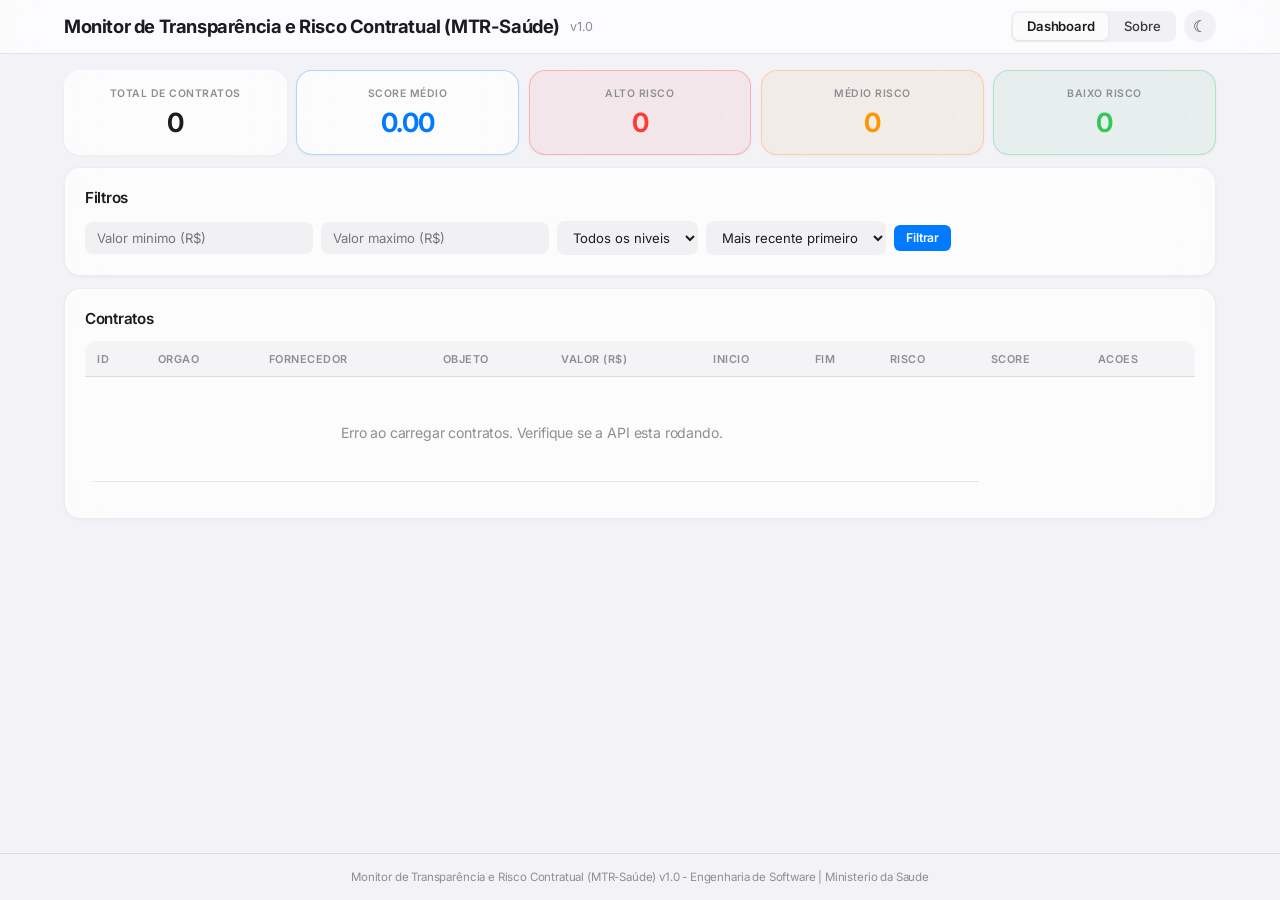
<file: frontend/index.html>
<!DOCTYPE html>
<html lang="pt-BR">
<head>
    <meta charset="UTF-8">
    <meta name="viewport" content="width=device-width, initial-scale=1.0">
    <title>Monitor de Transparência e Risco Contratual (MTR-Saúde) v1.0</title>
    <link rel="preconnect" href="https://fonts.googleapis.com">
    <link rel="preconnect" href="https://fonts.gstatic.com" crossorigin>
    <link href="https://fonts.googleapis.com/css2?family=Inter:wght@400;500;600;700&display=swap" rel="stylesheet">
    <link rel="stylesheet" href="css/style.css">
    <script src="js/theme.js"></script>
</head>
<body>
    <header>
        <nav>
            <h1>
                Monitor de Transparência e Risco Contratual (MTR-Saúde) <span style="font-weight:400;font-size:0.78rem;opacity:0.5;margin-left:0.1rem;">v1.0</span>
            </h1>
            <div class="nav-right">
                <ul>
                    <li><a href="index.html" class="active">Dashboard</a></li>
                    <li><a href="pages/sobre.html">Sobre</a></li>
                </ul>
                <button class="theme-toggle" id="theme-toggle" title="Alternar tema">&#9790;</button>
            </div>
        </nav>
    </header>

    <main>
        <!-- Cards resumo -->
        <div class="cards">
            <div class="card card-white">
                <h3>Total de Contratos</h3>
                <p id="total-contratos">-</p>
            </div>
            <div class="card card-accent">
                <h3>Score Médio</h3>
                <p id="score-medio">0.00</p>
            </div>
            <div class="card card-danger">
                <h3>Alto Risco</h3>
                <p id="alto-risco">0</p>
            </div>
            <div class="card card-warning">
                <h3>Médio Risco</h3>
                <p id="medio-risco">0</p>
            </div>
            <div class="card card-success">
                <h3>Baixo Risco</h3>
                <p id="baixo-risco">0</p>
            </div>
        </div>

        <!-- Filtros -->
        <section class="section-box">
            <h2>Filtros</h2>
            <div class="filtros-container">
                <input type="number" id="filtro-valor-min" placeholder="Valor minimo (R$)">
                <input type="number" id="filtro-valor-max" placeholder="Valor maximo (R$)">
                <select id="filtro-risco">
                    <option value="">Todos os niveis</option>
                    <option value="alto">🔴 Alto Risco</option>
                    <option value="medio">🟡 Medio Risco</option>
                    <option value="baixo">🟢 Baixo Risco</option>
                </select>
                <select id="filtro-ordem">
                    <option value="desc">Mais recente primeiro</option>
                    <option value="asc">Mais antigo primeiro</option>
                </select>
                <button class="btn btn-primary btn-small" id="btn-filtrar">Filtrar</button>
            </div>
        </section>

        <!-- Tabela -->
        <section class="section-box">
            <h2>Contratos</h2>
            <div class="loading" id="loading">
                <span class="spinner"></span> Carregando...
            </div>
            <div class="table-wrapper">
                <table>
                    <thead>
                        <tr>
                            <th>ID</th>
                            <th>Orgao</th>
                            <th>Fornecedor</th>
                            <th>Objeto</th>
                            <th>Valor (R$)</th>
                            <th>Inicio</th>
                            <th>Fim</th>
                            <th>Risco</th>
                            <th>Score</th>
                            <th>Acoes</th>
                        </tr>
                    </thead>
                    <tbody id="contratos-body"></tbody>
                </table>
            </div>
            <div id="paginacao" class="paginacao"></div>
        </section>
    </main>

    <footer>
        <p>Monitor de Transparência e Risco Contratual (MTR-Saúde) v1.0 - Engenharia de Software | Ministerio da Saude</p>
    </footer>

    <script src="js/api.js"></script>
    <script src="js/dashboard.js"></script>
</body>
</html>
</file>
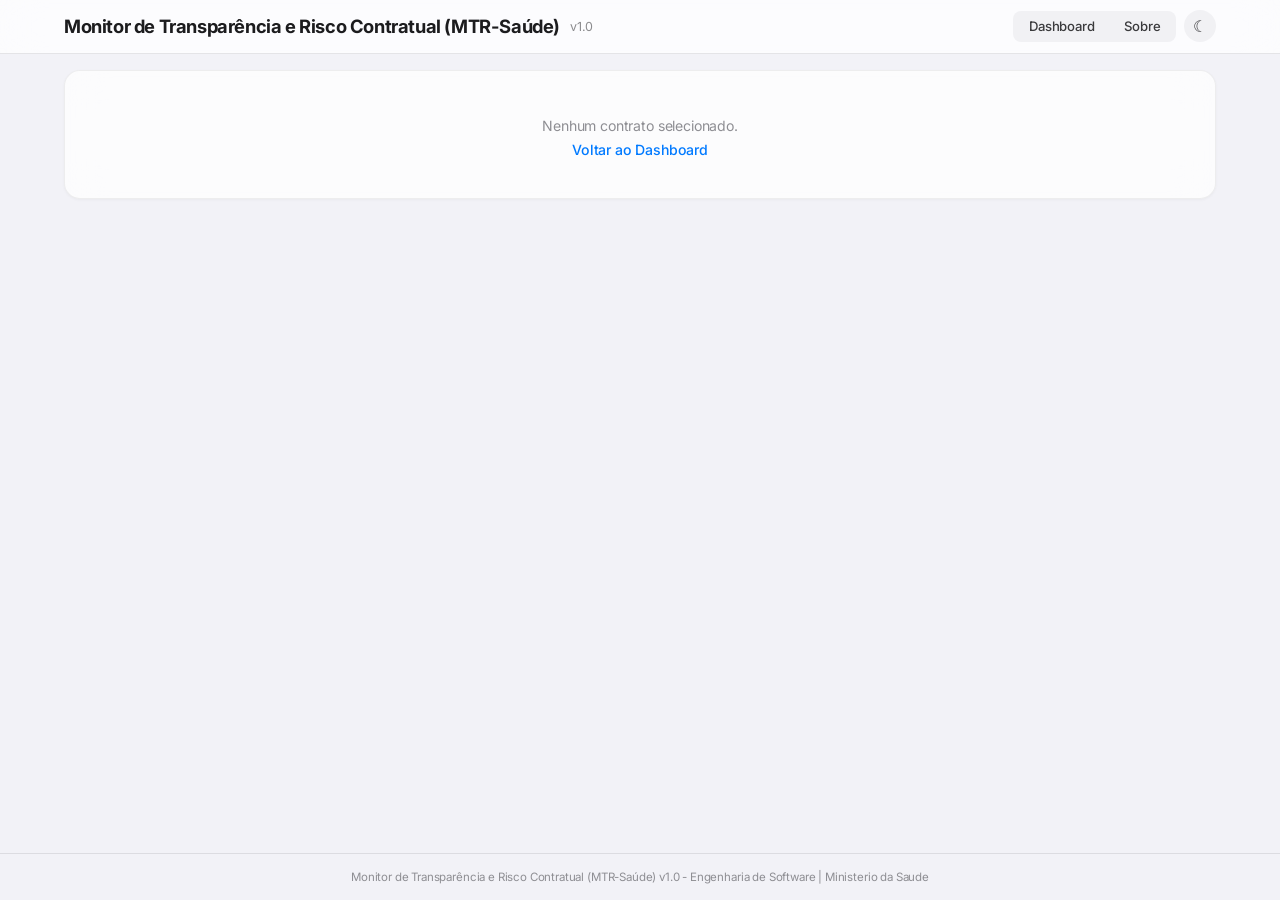
<file: frontend/pages/contratos.html>
<!DOCTYPE html>
<html lang="pt-BR">
<head>
    <meta charset="UTF-8">
    <meta name="viewport" content="width=device-width, initial-scale=1.0">
    <title>Detalhe do Contrato - Monitor de Transparência e Risco Contratual (MTR-Saúde) v1.0</title>
    <link rel="preconnect" href="https://fonts.googleapis.com">
    <link rel="preconnect" href="https://fonts.gstatic.com" crossorigin>
    <link href="https://fonts.googleapis.com/css2?family=Inter:wght@400;500;600;700&display=swap" rel="stylesheet">
    <link rel="stylesheet" href="../css/style.css">
    <script src="../js/theme.js"></script>
</head>
<body>
    <header>
        <nav>
            <h1>
                Monitor de Transparência e Risco Contratual (MTR-Saúde) <span style="font-weight:400;font-size:0.78rem;opacity:0.5;margin-left:0.1rem;">v1.0</span>
            </h1>
            <div class="nav-right">
                <ul>
                    <li><a href="../index.html">Dashboard</a></li>
                    <li><a href="sobre.html">Sobre</a></li>
                </ul>
                <button class="theme-toggle" id="theme-toggle" title="Alternar tema">&#9790;</button>
            </div>
        </nav>
    </header>

    <main>
        <div class="loading visible" id="loading">
            <span class="spinner"></span> Carregando dados do contrato...
        </div>

        <div id="conteudo" style="display:none;">
            <!-- Informacoes do Contrato -->
            <section class="section-box">
                <div style="display:flex;justify-content:space-between;align-items:center;margin-bottom:1.5rem;">
                    <h2 style="margin: 0;font-size:1.1rem;">Detalhes do Contrato <span id="contrato-numero" style="color:#007bff;"></span></h2>
                    <button class="btn btn-primary btn-small" onclick="history.back()">Voltar</button>
                </div>

                <div class="detalhe-grid" style="grid-template-columns: 1fr 1fr; gap: 2rem;">
                    <div style="display: flex; flex-direction: column; gap: 1rem;">
                        <div class="detalhe-campo">
                            <label style="font-size: 0.70rem; text-transform: uppercase; letter-spacing: 0.05em; color: var(--text-muted); margin-bottom: 0.25rem; display: block;">Objeto</label>
                            <span id="det-objeto" style="font-weight: 500; font-size: 0.9rem; line-height: 1.4; display: block;">-</span>
                        </div>
                        <div class="detalhe-campo">
                            <label style="font-size: 0.70rem; text-transform: uppercase; letter-spacing: 0.05em; color: var(--text-muted); margin-bottom: 0.25rem; display: block;">Órgão</label>
                            <span id="det-orgao" style="font-weight: 500; font-size: 0.9rem;">-</span>
                        </div>
                        <div class="detalhe-campo">
                            <label style="font-size: 0.70rem; text-transform: uppercase; letter-spacing: 0.05em; color: var(--text-muted); margin-bottom: 0.25rem; display: block;">Fornecedor</label>
                            <span id="det-fornecedor" style="font-weight: 500; font-size: 0.9rem;">-</span>
                        </div>
                        <div class="detalhe-campo">
                            <label style="font-size: 0.70rem; text-transform: uppercase; letter-spacing: 0.05em; color: var(--text-muted); margin-bottom: 0.25rem; display: block;">CPF/CNPJ</label>
                            <span id="det-cpf-cnpj" style="font-weight: 500; font-size: 0.9rem;">-</span>
                        </div>
                    </div>
                    <div style="display: flex; flex-direction: column; gap: 1rem;">
                        <div class="detalhe-campo">
                            <label style="font-size: 0.70rem; text-transform: uppercase; letter-spacing: 0.05em; color: var(--text-muted); margin-bottom: 0.25rem; display: block;">Valor</label>
                            <span id="det-valor" style="font-weight: 600; font-size: 1.1rem;">-</span>
                        </div>
                        <div class="detalhe-campo">
                            <label style="font-size: 0.70rem; text-transform: uppercase; letter-spacing: 0.05em; color: var(--text-muted); margin-bottom: 0.25rem; display: block;">Período</label>
                            <span id="det-periodo" style="font-weight: 500; font-size: 0.9rem;">-</span>
                        </div>
                        <div class="detalhe-campo">
                            <label style="font-size: 0.70rem; text-transform: uppercase; letter-spacing: 0.05em; color: var(--text-muted); margin-bottom: 0.25rem; display: block;">Modalidade</label>
                            <span id="det-modalidade" style="font-weight: 500; font-size: 0.9rem;">-</span>
                        </div>
                        <div class="detalhe-campo">
                            <label style="font-size: 0.70rem; text-transform: uppercase; letter-spacing: 0.05em; color: var(--text-muted); margin-bottom: 0.25rem; display: block;">Processo Licitatório</label>
                            <span id="det-processo" style="font-weight: 500; font-size: 0.9rem;">-</span>
                        </div>
                    </div>
                </div>
            </section>

            <!-- Análise de Anomalia -->
            <section class="section-box" style="margin-top: 1rem;">
                <h2 style="margin-bottom: 1.5rem;font-size:1.1rem;">Análise de Anomalia</h2>
                <div style="display: flex; gap: 2.5rem; align-items: flex-start; flex-wrap: wrap;">
                    <div>
                        <label style="font-size: 0.70rem; text-transform: uppercase; letter-spacing: 0.05em; color: var(--text-muted); margin-bottom: 0.25rem; display: block;">Score de Anomalia</label>
                        <span id="score-anomalia" style="font-size: 2.2rem; font-weight: 700; line-height: 1;">0.0000</span>
                    </div>
                    <div>
                        <label style="font-size: 0.70rem; text-transform: uppercase; letter-spacing: 0.05em; color: var(--text-muted); margin-bottom: 0.25rem; display: block;">Nível de Risco</label>
                        <span id="nivel-risco" style="display: inline-block; padding: 0.2rem 0.6rem; background-color: rgba(40, 167, 69, 0.2); color: #28a745; border-radius: 4px; font-weight: 600; font-size: 0.75rem;">BAIXO</span>
                    </div>
                    <div>
                        <label style="font-size: 0.70rem; text-transform: uppercase; letter-spacing: 0.05em; color: var(--text-muted); margin-bottom: 0.25rem; display: block;">Tipo de Ocorrência (IA)</label>
                        <span id="tipo-anomalia">–</span>
                        <div id="tipo-anomalia-desc" style="font-size: 0.78rem; color: var(--text-muted); margin-top: 0.35rem; max-width: 320px; line-height: 1.4;"></div>
                    </div>
                </div>
                <div style="width: 100%; height: 6px; background-color: var(--bg-input); border-radius: 3px; overflow: hidden; margin-top: 1.25rem;">
                    <div id="barra-risco" style="width: 25%; height: 100%; background-color: #28a745; border-radius: 3px; transition: width 0.6s ease;"></div>
                </div>
            </section>

            <!-- Por que este contrato foi sinalizado? -->
            <section class="section-box" style="margin-top: 1rem;">
                <h2 style="margin-bottom: 1.2rem;font-size:1.1rem;">Principais fatores de risco (SHAP)</h2>
                <p style="font-size:0.8rem;color:var(--text-muted);margin-bottom:1rem;">
                    Os fatores abaixo mostram quais caracteristicas do contrato mais influenciaram a decisao do modelo,
                    com base nos padroes aprendidos de casos reais do TCU e MPF.
                </p>
                <div id="lista-anomalias" style="display: flex; flex-direction: column; gap: 0.5rem;">
                    <!-- cards filled by JS -->
                </div>
            </section>

            <!-- Dados do Fornecedor -->
            <section class="section-box" style="margin-top: 1rem; display: flex; justify-content: space-between; align-items: center; flex-wrap: wrap; gap: 1rem;">
                <h2 style="margin: 0;font-size:1.1rem;">Dados do Fornecedor (Receita Federal)</h2>
                <button class="btn btn-primary" id="btn-receita" onclick="consultarReceitaFederal()">Consultar Receita Federal</button>
                <div id="receita-resultado" style="display: none; width: 100%; margin-top: 1rem; padding: 1.5rem; border: 1px solid var(--border-color); border-radius: 8px; background-color: var(--surface);">
                    <!-- Conteúdo preenchido pelo JS -->
                </div>
            </section>
        </div>

        <!-- Sem contrato selecionado -->
        <div id="sem-contrato" style="display:none;">
            <section class="section-box empty-state">
                <p>Nenhum contrato selecionado.</p>
                <p><a href="../index.html">Voltar ao Dashboard</a></p>
            </section>
        </div>
    </main>

    <footer>
        <p>Monitor de Transparência e Risco Contratual (MTR-Saúde) v1.0 - Engenharia de Software | Ministerio da Saude</p>
    </footer>

    <script src="../js/api.js"></script>
    <script src="../js/contrato-detalhe.js"></script>
</body>
</html>
</file>
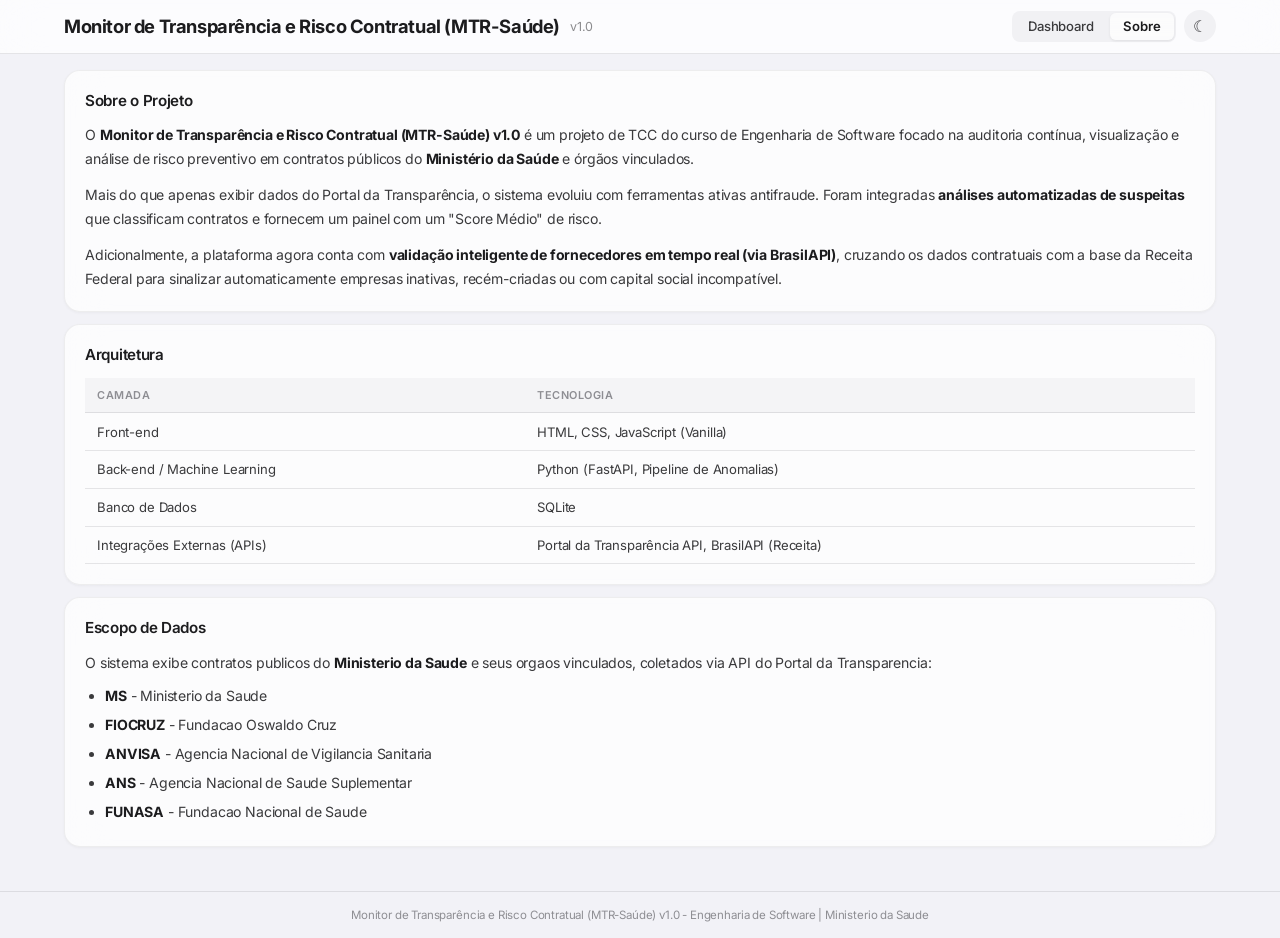
<file: frontend/pages/sobre.html>
<!DOCTYPE html>
<html lang="pt-BR">
<head>
    <meta charset="UTF-8">
    <meta name="viewport" content="width=device-width, initial-scale=1.0">
    <title>Sobre o Projeto - Monitor de Transparência e Risco Contratual (MTR-Saúde) v1.0</title>
    <link rel="preconnect" href="https://fonts.googleapis.com">
    <link rel="preconnect" href="https://fonts.gstatic.com" crossorigin>
    <link href="https://fonts.googleapis.com/css2?family=Inter:wght@400;500;600;700&display=swap" rel="stylesheet">
    <link rel="stylesheet" href="../css/style.css">
    <script src="../js/theme.js"></script>
</head>
<body>
    <header>
        <nav>
            <h1>
                Monitor de Transparência e Risco Contratual (MTR-Saúde) <span style="font-weight:400;font-size:0.78rem;opacity:0.5;margin-left:0.1rem;">v1.0</span>
            </h1>
            <div class="nav-right">
                <ul>
                    <li><a href="../index.html">Dashboard</a></li>
                    <li><a href="sobre.html" class="active">Sobre</a></li>
                </ul>
                <button class="theme-toggle" id="theme-toggle" title="Alternar tema">&#9790;</button>
            </div>
        </nav>
    </header>

    <main>
        <section class="section-box">
            <h2>Sobre o Projeto</h2>
            <div class="sobre-content">
                <p>
                    O <strong>Monitor de Transparência e Risco Contratual (MTR-Saúde) v1.0</strong>
                    é um projeto de TCC do curso de Engenharia de Software focado na auditoria contínua, visualização e análise de risco preventivo em contratos públicos do
                    <strong>Ministério da Saúde</strong> e órgãos vinculados.
                </p>
                <p>
                    Mais do que apenas exibir dados do Portal da Transparência, o sistema evoluiu com ferramentas ativas antifraude. Foram integradas <strong>análises automatizadas de suspeitas</strong> que classificam contratos e fornecem um painel com um "Score Médio" de risco. 
                </p>
                <p>
                    Adicionalmente, a plataforma agora conta com <strong>validação inteligente de fornecedores em tempo real (via BrasilAPI)</strong>, cruzando os dados contratuais com a base da Receita Federal para sinalizar automaticamente empresas inativas, recém-criadas ou com capital social incompatível.
                </p>
            </div>
        </section>

        <section class="section-box">
            <h2>Arquitetura</h2>
            <div style="margin-top:0.5rem;">
                <table>
                    <thead>
                        <tr>
                            <th>Camada</th>
                            <th>Tecnologia</th>
                        </tr>
                    </thead>
                    <tbody>
                        <tr><td>Front-end</td><td>HTML, CSS, JavaScript (Vanilla)</td></tr>
                        <tr><td>Back-end / Machine Learning</td><td>Python (FastAPI, Pipeline de Anomalias)</td></tr>
                        <tr><td>Banco de Dados</td><td>SQLite</td></tr>
                        <tr><td>Integrações Externas (APIs)</td><td>Portal da Transparência API, BrasilAPI (Receita)</td></tr>
                    </tbody>
                </table>
            </div>
        </section>

        <section class="section-box">
            <h2>Escopo de Dados</h2>
            <div class="sobre-content">
                <p>
                    O sistema exibe contratos publicos do <strong>Ministerio da Saude</strong> e seus
                    orgaos vinculados, coletados via API do Portal da Transparencia:
                </p>
                <ul class="diferenciais-list" style="margin-top:0.5rem;">
                    <li><strong>MS</strong> - Ministerio da Saude</li>
                    <li><strong>FIOCRUZ</strong> - Fundacao Oswaldo Cruz</li>
                    <li><strong>ANVISA</strong> - Agencia Nacional de Vigilancia Sanitaria</li>
                    <li><strong>ANS</strong> - Agencia Nacional de Saude Suplementar</li>
                    <li><strong>FUNASA</strong> - Fundacao Nacional de Saude</li>
                </ul>
            </div>
        </section>


    </main>

    <footer>
        <p>Monitor de Transparência e Risco Contratual (MTR-Saúde) v1.0 - Engenharia de Software | Ministerio da Saude</p>
    </footer>
</body>
</html>
</file>
<file: frontend/css/style.css>
/* ══════════════════════════════════════════════
   TCC v1.0 - Design System
   ══════════════════════════════════════════════ */

:root {
    --bg-primary: #f2f2f7;
    --bg-secondary: rgba(255, 255, 255, 0.72);
    --bg-card: rgba(255, 255, 255, 0.72);
    --bg-header: rgba(255, 255, 255, 0.72);
    --bg-input: rgba(118, 118, 128, 0.08);
    --bg-table-header: rgba(118, 118, 128, 0.06);
    --bg-hover: rgba(0, 0, 0, 0.03);

    --text-primary: #1c1c1e;
    --text-secondary: #3a3a3c;
    --text-muted: #8e8e93;
    --text-header: #1c1c1e;
    --text-card-value: #1c1c1e;

    --border-color: rgba(0, 0, 0, 0.06);
    --separator: rgba(60, 60, 67, 0.12);

    --accent: #007aff;
    --accent-hover: #0066d6;
    --accent-light: rgba(0, 122, 255, 0.1);

    --danger: #ff3b30;
    --warning: #ff9500;
    --warning-bg: rgba(255, 149, 0, 0.08);
    --success: #34c759;
    --success-bg: rgba(52, 199, 89, 0.08);

    --glass-blur: blur(20px);
    --glass-saturate: saturate(180%);

    --shadow-sm: 0 1px 3px rgba(0, 0, 0, 0.04);
    --shadow-md: 0 4px 16px rgba(0, 0, 0, 0.06);

    --radius: 16px;
    --radius-sm: 12px;
    --radius-xs: 8px;
    --transition: 0.3s cubic-bezier(0.25, 0.46, 0.45, 0.94);
}

[data-theme="dark"] {
    --bg-primary: #000000;
    --bg-secondary: rgba(28, 28, 30, 0.72);
    --bg-card: rgba(28, 28, 30, 0.72);
    --bg-header: rgba(28, 28, 30, 0.72);
    --bg-input: rgba(118, 118, 128, 0.16);
    --bg-table-header: rgba(118, 118, 128, 0.08);
    --bg-hover: rgba(255, 255, 255, 0.04);

    --text-primary: #f5f5f7;
    --text-secondary: #a1a1a6;
    --text-muted: #636366;
    --text-header: #f5f5f7;
    --text-card-value: #f5f5f7;

    --border-color: rgba(255, 255, 255, 0.06);
    --separator: rgba(84, 84, 88, 0.36);

    --accent: #0a84ff;
    --accent-hover: #409cff;
    --accent-light: rgba(10, 132, 255, 0.15);

    --danger: #ff453a;
    --warning: #ff9f0a;
    --warning-bg: rgba(255, 159, 10, 0.12);
    --success: #30d158;
    --success-bg: rgba(48, 209, 88, 0.12);

    --shadow-sm: 0 1px 4px rgba(0, 0, 0, 0.2);
    --shadow-md: 0 4px 16px rgba(0, 0, 0, 0.3);
}

* {
    margin: 0;
    padding: 0;
    box-sizing: border-box;
}

body {
    font-family: -apple-system, "SF Pro Display", "SF Pro Text", "Inter", "Helvetica Neue", sans-serif;
    background-color: var(--bg-primary);
    color: var(--text-primary);
    min-height: 100vh;
    display: flex;
    flex-direction: column;
    transition: background-color var(--transition), color var(--transition);
    -webkit-font-smoothing: antialiased;
    letter-spacing: -0.01em;
}

/* ── Header ──────────────────────────────────── */

header {
    background: var(--bg-header);
    backdrop-filter: var(--glass-blur) var(--glass-saturate);
    -webkit-backdrop-filter: var(--glass-blur) var(--glass-saturate);
    color: var(--text-primary);
    padding: 0;
    position: sticky;
    top: 0;
    z-index: 100;
    border-bottom: 1px solid var(--separator);
}

nav {
    display: flex;
    justify-content: space-between;
    align-items: center;
    max-width: 1200px;
    margin: 0 auto;
    padding: 0.65rem 1.5rem;
}

nav h1 {
    font-size: 1.15rem;
    font-weight: 700;
    letter-spacing: -0.4px;
    display: flex;
    align-items: center;
    gap: 0.55rem;
    color: var(--text-primary);
}

.nav-right {
    display: flex;
    align-items: center;
    gap: 0.5rem;
}

nav ul {
    list-style: none;
    display: flex;
    gap: 0.15rem;
    background: var(--bg-input);
    border-radius: var(--radius-xs);
    padding: 2px;
}

nav a {
    color: var(--text-secondary);
    text-decoration: none;
    font-size: 0.82rem;
    font-weight: 500;
    transition: all var(--transition);
    padding: 0.35rem 0.85rem;
    border-radius: 6px;
    display: block;
}

nav a:hover { color: var(--text-primary); }

nav a.active {
    color: var(--text-primary);
    background: var(--bg-card);
    box-shadow: 0 1px 3px rgba(0, 0, 0, 0.08);
    font-weight: 600;
}

.theme-toggle {
    background: var(--bg-input);
    border: none;
    color: var(--text-secondary);
    width: 32px;
    height: 32px;
    border-radius: 50%;
    cursor: pointer;
    display: flex;
    align-items: center;
    justify-content: center;
    font-size: 1rem;
    transition: all var(--transition);
}

.theme-toggle:hover {
    background: var(--accent-light);
    color: var(--accent);
    transform: scale(1.1);
}

/* ── Main ────────────────────────────────────── */

main {
    max-width: 1200px;
    margin: 1rem auto;
    padding: 0 1.5rem;
    flex: 1;
    width: 100%;
}

.section-box {
    background: var(--bg-card);
    backdrop-filter: var(--glass-blur);
    -webkit-backdrop-filter: var(--glass-blur);
    padding: 1.25rem;
    border-radius: var(--radius);
    margin-bottom: 0.75rem;
    box-shadow: var(--shadow-sm);
    border: 1px solid var(--border-color);
    transition: all var(--transition);
}

.section-box h2 {
    font-size: 0.95rem;
    color: var(--text-primary);
    margin-bottom: 0.85rem;
    font-weight: 600;
    letter-spacing: -0.3px;
}

/* ── Filtros ─────────────────────────────────── */

.filtros-container {
    display: flex;
    gap: 0.5rem;
    flex-wrap: wrap;
    align-items: center;
}

.filtros-container select,
.filtros-container input[type="number"],
.filtros-container input[type="text"] {
    padding: 0.5rem 0.75rem;
    border: none;
    border-radius: var(--radius-xs);
    font-size: 0.82rem;
    background: var(--bg-input);
    color: var(--text-primary);
    min-width: 140px;
    transition: all var(--transition);
    font-family: inherit;
    outline: none;
}

.filtros-container select:focus,
.filtros-container input:focus {
    box-shadow: 0 0 0 3px var(--accent-light);
}

.filtros-container select option {
    background-color: #ffffff;
    color: #1c1c1e;
}

[data-theme="dark"] .filtros-container select option {
    background-color: #1c1c1e;
    color: #f5f5f7;
}

/* ── Buttons ─────────────────────────────────── */

.btn {
    padding: 0.5rem 1.15rem;
    border: none;
    border-radius: var(--radius-xs);
    cursor: pointer;
    font-size: 0.82rem;
    font-weight: 600;
    transition: all var(--transition);
    display: inline-flex;
    align-items: center;
    gap: 0.35rem;
    font-family: inherit;
    letter-spacing: -0.01em;
}

.btn:hover { filter: brightness(1.1); }
.btn:active { transform: scale(0.97); }

.btn-primary {
    background: var(--accent);
    color: white;
}

.btn-small {
    padding: 0.35rem 0.75rem;
    font-size: 0.76rem;
    border-radius: 6px;
}

.btn:disabled {
    opacity: 0.35;
    cursor: not-allowed;
    transform: none;
}

/* ── Cards ───────────────────────────────────── */

.cards {
    display: grid;
    grid-template-columns: repeat(5, 1fr);
    gap: 0.6rem;
    margin-bottom: 0.75rem;
}

.card {
    background: var(--bg-card);
    backdrop-filter: var(--glass-blur);
    -webkit-backdrop-filter: var(--glass-blur);
    padding: 1rem;
    border-radius: var(--radius);
    box-shadow: var(--shadow-sm);
    text-align: center;
    border: 1px solid var(--border-color);
    transition: all var(--transition);
}

.card:hover {
    transform: translateY(-1px);
    box-shadow: var(--shadow-md);
}

.card h3 {
    font-size: 0.65rem;
    color: var(--text-muted);
    margin-bottom: 0.4rem;
    text-transform: uppercase;
    letter-spacing: 0.5px;
    font-weight: 600;
}

.card p {
    font-size: 1.65rem;
    font-weight: 700;
    color: var(--text-card-value);
    letter-spacing: -0.5px;
}

.card.card-accent p { color: var(--accent); }
.card.card-danger p { color: var(--danger); }
.card.card-warning p { color: var(--warning); }
.card.card-success p { color: var(--success); }

.card.card-white { border-color: rgba(255, 255, 255, 0.5); }
.card.card-accent { border-color: rgba(0, 122, 255, 0.3); }
.card.card-danger { border-color: rgba(255, 59, 48, 0.3); background: rgba(255, 59, 48, 0.06); cursor: pointer; }
.card.card-warning { border-color: rgba(255, 149, 0, 0.3); background: rgba(255, 149, 0, 0.06); cursor: pointer; }
.card.card-success { border-color: rgba(52, 199, 89, 0.3); background: rgba(52, 199, 89, 0.06); cursor: pointer; }

.valor-total-text {
    font-size: 1.1rem !important;
    word-break: break-word;
}

[data-theme="dark"] .card.card-accent { border-color: rgba(10, 132, 255, 0.35); }
[data-theme="dark"] .card.card-danger { border-color: rgba(255, 69, 58, 0.4); background: rgba(255, 69, 58, 0.1); }
[data-theme="dark"] .card.card-warning { border-color: rgba(255, 159, 10, 0.4); background: rgba(255, 159, 10, 0.1); }
[data-theme="dark"] .card.card-success { border-color: rgba(48, 209, 88, 0.4); background: rgba(48, 209, 88, 0.1); }

/* ── Table ───────────────────────────────────── */

.table-wrapper {
    overflow-x: auto;
    border-radius: var(--radius-sm);
}

table {
    width: 100%;
    border-collapse: collapse;
}

th, td {
    padding: 0.65rem 0.75rem;
    text-align: left;
    border-bottom: 1px solid var(--separator);
    transition: background-color var(--transition);
}

th {
    background-color: var(--bg-table-header);
    color: var(--text-muted);
    font-weight: 600;
    font-size: 0.68rem;
    text-transform: uppercase;
    letter-spacing: 0.5px;
}

td {
    font-size: 0.82rem;
    color: var(--text-secondary);
}

/* Impedir que colunas de dados numéricos e datas quebrem de linha */
th:nth-child(1), td:nth-child(1),
th:nth-child(5), td:nth-child(5),
th:nth-child(6), td:nth-child(6),
th:nth-child(7), td:nth-child(7),
th:nth-child(8), td:nth-child(8),
th:nth-child(9), td:nth-child(9),
th:nth-child(10), td:nth-child(10) {
    white-space: nowrap;
}

/* ── Badges de Risco ─────────────────────────── */

.badge-risco {
    display: inline-flex;
    align-items: center;
    gap: 0.3rem;
    padding: 0.25rem 0.6rem;
    border-radius: 20px;
    font-size: 0.7rem;
    font-weight: 700;
    letter-spacing: 0.3px;
    text-transform: uppercase;
}

.badge-risco.alto {
    background: rgba(255, 59, 48, 0.12);
    color: var(--danger);
    border: 1px solid rgba(255, 59, 48, 0.25);
}

.badge-risco.medio {
    background: rgba(255, 149, 0, 0.12);
    color: var(--warning);
    border: 1px solid rgba(255, 149, 0, 0.25);
}

.badge-risco.baixo {
    background: rgba(52, 199, 89, 0.12);
    color: var(--success);
    border: 1px solid rgba(52, 199, 89, 0.25);
}

.badge-risco.sem-score {
    background: var(--bg-input);
    color: var(--text-muted);
    border: 1px solid var(--border-color);
}

.score-cell {
    font-size: 0.78rem;
    font-weight: 600;
    font-variant-numeric: tabular-nums;
    color: var(--text-muted);
}

tr { transition: background-color var(--transition); }
tr:hover { background-color: var(--bg-hover); }

/* ── Pagination ──────────────────────────────── */

.paginacao {
    display: flex;
    justify-content: center;
    align-items: center;
    gap: 0.25rem;
    margin-top: 1rem;
}

.paginacao button {
    padding: 0.35rem 0.7rem;
    border: none;
    background: var(--bg-input);
    color: var(--text-secondary);
    border-radius: var(--radius-xs);
    cursor: pointer;
    font-size: 0.8rem;
    font-weight: 500;
    transition: all var(--transition);
    font-family: inherit;
}

.paginacao button.active {
    background: var(--accent);
    color: white;
}

.paginacao button:hover:not(.active):not(:disabled) {
    background: var(--accent-light);
    color: var(--accent);
}

.paginacao button:disabled {
    opacity: 0.3;
    cursor: not-allowed;
}

.paginacao .pag-dots {
    color: var(--text-muted);
    font-size: 0.8rem;
    padding: 0 0.25rem;
    user-select: none;
}

/* ── Contract Detail ─────────────────────────── */

.detalhe-grid {
    display: grid;
    grid-template-columns: 1fr 1fr;
    gap: 1.25rem;
}

.detalhe-campo {
    margin-bottom: 0.75rem;
}

.detalhe-campo label {
    font-size: 0.65rem;
    color: var(--text-muted);
    text-transform: uppercase;
    letter-spacing: 0.5px;
    display: block;
    margin-bottom: 0.2rem;
    font-weight: 600;
}

.detalhe-campo span {
    font-size: 0.88rem;
    color: var(--text-primary);
    font-weight: 500;
}

/* ── Loading ─────────────────────────────────── */

.loading {
    display: none;
    text-align: center;
    padding: 2rem;
    color: var(--text-muted);
    font-size: 0.88rem;
}

.loading.visible { display: block; }

.spinner {
    display: inline-block;
    width: 20px;
    height: 20px;
    border: 2.5px solid var(--bg-input);
    border-top-color: var(--accent);
    border-radius: 50%;
    animation: spin 0.8s linear infinite;
    margin-right: 0.4rem;
    vertical-align: middle;
}

@keyframes spin { to { transform: rotate(360deg); } }

/* ── Empty State ─────────────────────────────── */

.empty-state {
    text-align: center;
    padding: 2.5rem;
    color: var(--text-muted);
}

.empty-state p {
    font-size: 0.88rem;
    margin-top: 0.4rem;
}

.empty-state a {
    color: var(--accent);
    text-decoration: none;
    font-weight: 500;
}

/* ── Footer ──────────────────────────────────── */

footer {
    text-align: center;
    padding: 1rem;
    color: var(--text-muted);
    font-size: 0.72rem;
    border-top: 1px solid var(--separator);
    margin-top: 1rem;
    transition: all var(--transition);
}

/* ── Sobre page ──────────────────────────────── */

.sobre-content p {
    margin-top: 0.75rem;
    line-height: 1.7;
    color: var(--text-secondary);
    font-size: 0.88rem;
}

.sobre-content strong { color: var(--text-primary); }

.diferenciais-list {
    padding-left: 1.25rem;
    line-height: 1.9;
    color: var(--text-secondary);
    font-size: 0.88rem;
}

.diferenciais-list li { margin-top: 0.15rem; }

/* ── Responsive ──────────────────────────────── */

@media (max-width: 768px) {
    nav {
        flex-direction: column;
        gap: 0.6rem;
        padding: 0.6rem 1rem;
    }

    .nav-right {
        width: 100%;
        justify-content: space-between;
    }

    .detalhe-grid { grid-template-columns: 1fr; }
    .cards { grid-template-columns: repeat(3, 1fr); }

    .filtros-container { flex-direction: column; }
    .filtros-container select,
    .filtros-container input { width: 100%; }

    main { padding: 0 0.75rem; }
}

@media (max-width: 480px) {
    .cards { grid-template-columns: 1fr; }
}
</file>
